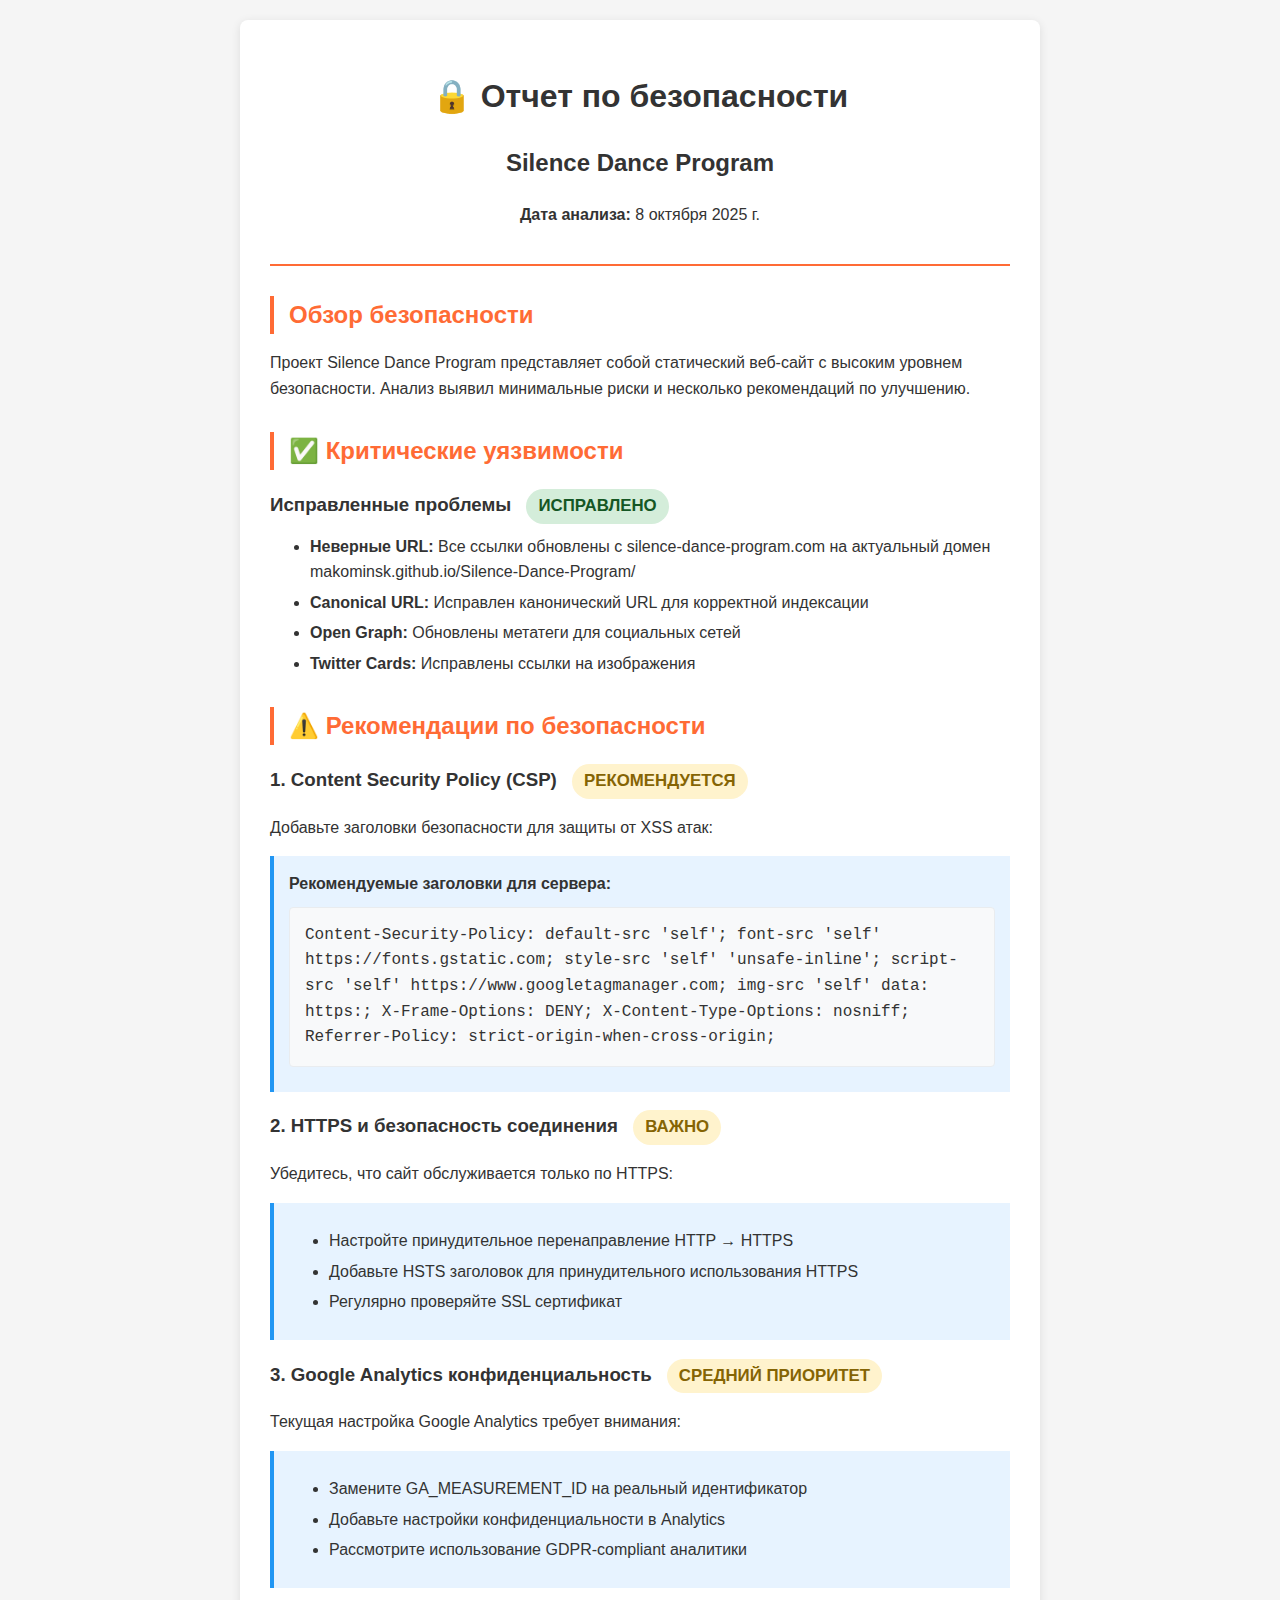
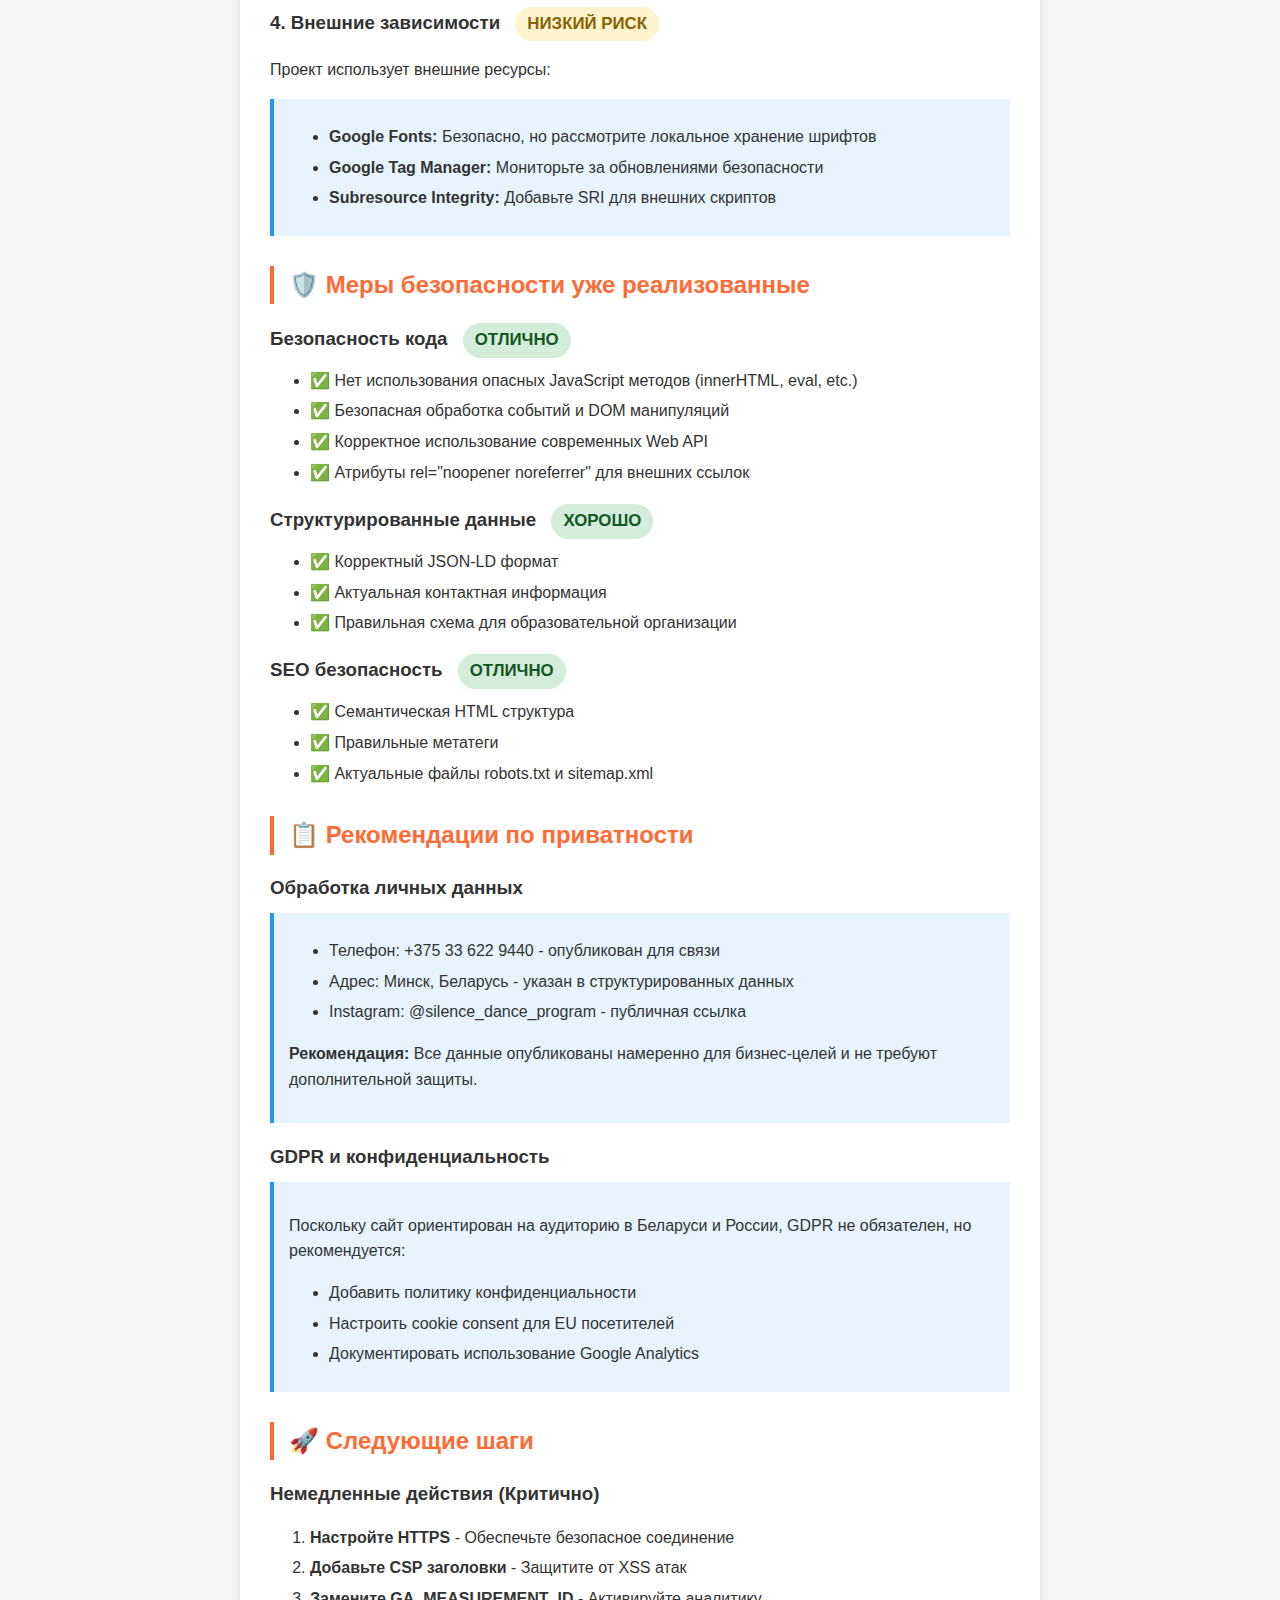
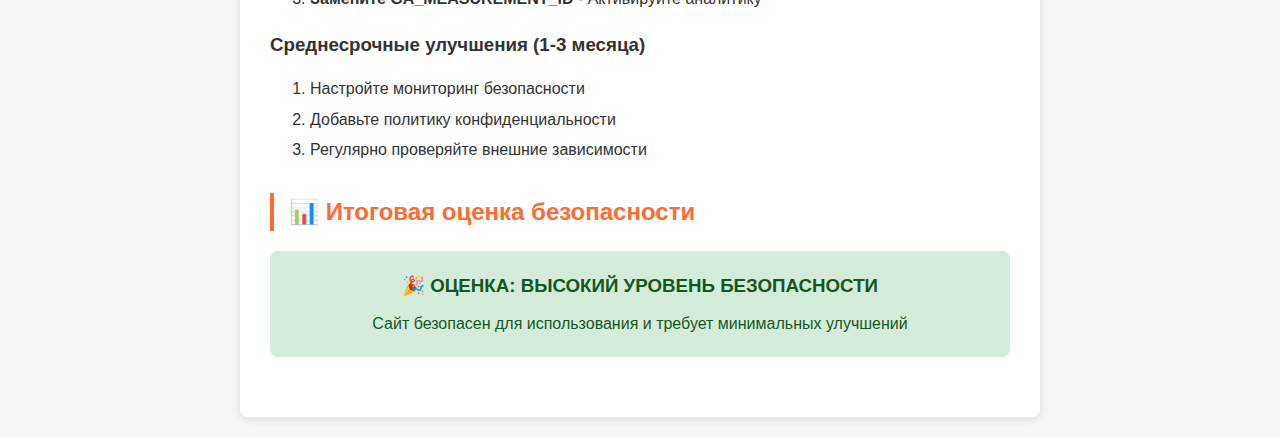
<file: security-report.html>
<!DOCTYPE html>
<html lang="ru">
<head>
    <meta charset="UTF-8">
    <meta name="viewport" content="width=device-width, initial-scale=1.0">
    <title>Отчет по безопасности - Silence Dance Program</title>
    <style>
        body {
            font-family: -apple-system, BlinkMacSystemFont, 'Segoe UI', Roboto, sans-serif;
            line-height: 1.6;
            color: #333;
            max-width: 800px;
            margin: 0 auto;
            padding: 20px;
            background-color: #f5f5f5;
        }
        .container {
            background: white;
            padding: 30px;
            border-radius: 8px;
            box-shadow: 0 2px 10px rgba(0,0,0,0.1);
        }
        .header {
            text-align: center;
            margin-bottom: 30px;
            border-bottom: 2px solid #ff6b35;
            padding-bottom: 20px;
        }
        .section {
            margin-bottom: 30px;
        }
        .section h2 {
            color: #ff6b35;
            border-left: 4px solid #ff6b35;
            padding-left: 15px;
            margin-bottom: 15px;
        }
        .subsection h3 {
            color: #333;
            margin-bottom: 10px;
        }
        .status {
            display: inline-block;
            padding: 4px 12px;
            border-radius: 20px;
            font-size: 0.9em;
            font-weight: bold;
            margin-left: 10px;
        }
        .status.safe {
            background-color: #d4edda;
            color: #155724;
        }
        .status.warning {
            background-color: #fff3cd;
            color: #856404;
        }
        .status.critical {
            background-color: #f8d7da;
            color: #721c24;
        }
        .recommendation {
            background-color: #e7f3ff;
            border-left: 4px solid #2196F3;
            padding: 15px;
            margin: 10px 0;
        }
        .code {
            background-color: #f8f9fa;
            border: 1px solid #e9ecef;
            border-radius: 4px;
            padding: 15px;
            font-family: 'Courier New', monospace;
            margin: 10px 0;
        }
        ul {
            margin: 10px 0;
        }
        li {
            margin: 5px 0;
        }
    </style>
</head>
<body>
    <div class="container">
        <div class="header">
            <h1>🔒 Отчет по безопасности</h1>
            <h2>Silence Dance Program</h2>
            <p><strong>Дата анализа:</strong> 8 октября 2025 г.</p>
        </div>

        <div class="section">
            <h2>Обзор безопасности</h2>
            <p>Проект Silence Dance Program представляет собой статический веб-сайт с высоким уровнем безопасности. Анализ выявил минимальные риски и несколько рекомендаций по улучшению.</p>
        </div>

        <div class="section">
            <h2>✅ Критические уязвимости</h2>

            <div class="subsection">
                <h3>Исправленные проблемы <span class="status safe">ИСПРАВЛЕНО</span></h3>
                <ul>
                    <li><strong>Неверные URL:</strong> Все ссылки обновлены с silence-dance-program.com на актуальный домен makominsk.github.io/Silence-Dance-Program/</li>
                    <li><strong>Canonical URL:</strong> Исправлен канонический URL для корректной индексации</li>
                    <li><strong>Open Graph:</strong> Обновлены метатеги для социальных сетей</li>
                    <li><strong>Twitter Cards:</strong> Исправлены ссылки на изображения</li>
                </ul>
            </div>
        </div>

        <div class="section">
            <h2>⚠️ Рекомендации по безопасности</h2>

            <div class="subsection">
                <h3>1. Content Security Policy (CSP) <span class="status warning">РЕКОМЕНДУЕТСЯ</span></h3>
                <p>Добавьте заголовки безопасности для защиты от XSS атак:</p>
                <div class="recommendation">
                    <strong>Рекомендуемые заголовки для сервера:</strong>
                    <div class="code">
Content-Security-Policy: default-src 'self'; font-src 'self' https://fonts.gstatic.com; style-src 'self' 'unsafe-inline'; script-src 'self' https://www.googletagmanager.com; img-src 'self' data: https:;
X-Frame-Options: DENY;
X-Content-Type-Options: nosniff;
Referrer-Policy: strict-origin-when-cross-origin;
                    </div>
                </div>
            </div>

            <div class="subsection">
                <h3>2. HTTPS и безопасность соединения <span class="status warning">ВАЖНО</span></h3>
                <p>Убедитесь, что сайт обслуживается только по HTTPS:</p>
                <div class="recommendation">
                    <ul>
                        <li>Настройте принудительное перенаправление HTTP → HTTPS</li>
                        <li>Добавьте HSTS заголовок для принудительного использования HTTPS</li>
                        <li>Регулярно проверяйте SSL сертификат</li>
                    </ul>
                </div>
            </div>

            <div class="subsection">
                <h3>3. Google Analytics конфиденциальность <span class="status warning">СРЕДНИЙ ПРИОРИТЕТ</span></h3>
                <p>Текущая настройка Google Analytics требует внимания:</p>
                <div class="recommendation">
                    <ul>
                        <li>Замените GA_MEASUREMENT_ID на реальный идентификатор</li>
                        <li>Добавьте настройки конфиденциальности в Analytics</li>
                        <li>Рассмотрите использование GDPR-compliant аналитики</li>
                    </ul>
                </div>
            </div>

            <div class="subsection">
                <h3>4. Внешние зависимости <span class="status warning">НИЗКИЙ РИСК</span></h3>
                <p>Проект использует внешние ресурсы:</p>
                <div class="recommendation">
                    <ul>
                        <li><strong>Google Fonts:</strong> Безопасно, но рассмотрите локальное хранение шрифтов</li>
                        <li><strong>Google Tag Manager:</strong> Мониторьте за обновлениями безопасности</li>
                        <li><strong>Subresource Integrity:</strong> Добавьте SRI для внешних скриптов</li>
                    </ul>
                </div>
            </div>
        </div>

        <div class="section">
            <h2>🛡️ Меры безопасности уже реализованные</h2>

            <div class="subsection">
                <h3>Безопасность кода <span class="status safe">ОТЛИЧНО</span></h3>
                <ul>
                    <li>✅ Нет использования опасных JavaScript методов (innerHTML, eval, etc.)</li>
                    <li>✅ Безопасная обработка событий и DOM манипуляций</li>
                    <li>✅ Корректное использование современных Web API</li>
                    <li>✅ Атрибуты rel="noopener noreferrer" для внешних ссылок</li>
                </ul>
            </div>

            <div class="subsection">
                <h3>Структурированные данные <span class="status safe">ХОРОШО</span></h3>
                <ul>
                    <li>✅ Корректный JSON-LD формат</li>
                    <li>✅ Актуальная контактная информация</li>
                    <li>✅ Правильная схема для образовательной организации</li>
                </ul>
            </div>

            <div class="subsection">
                <h3>SEO безопасность <span class="status safe">ОТЛИЧНО</span></h3>
                <ul>
                    <li>✅ Семантическая HTML структура</li>
                    <li>✅ Правильные метатеги</li>
                    <li>✅ Актуальные файлы robots.txt и sitemap.xml</li>
                </ul>
            </div>
        </div>

        <div class="section">
            <h2>📋 Рекомендации по приватности</h2>

            <div class="subsection">
                <h3>Обработка личных данных</h3>
                <div class="recommendation">
                    <ul>
                        <li>Телефон: +375 33 622 9440 - опубликован для связи</li>
                        <li>Адрес: Минск, Беларусь - указан в структурированных данных</li>
                        <li>Instagram: @silence_dance_program - публичная ссылка</li>
                    </ul>
                    <p><strong>Рекомендация:</strong> Все данные опубликованы намеренно для бизнес-целей и не требуют дополнительной защиты.</p>
                </div>
            </div>

            <div class="subsection">
                <h3>GDPR и конфиденциальность</h3>
                <div class="recommendation">
                    <p>Поскольку сайт ориентирован на аудиторию в Беларуси и России, GDPR не обязателен, но рекомендуется:</p>
                    <ul>
                        <li>Добавить политику конфиденциальности</li>
                        <li>Настроить cookie consent для EU посетителей</li>
                        <li>Документировать использование Google Analytics</li>
                    </ul>
                </div>
            </div>
        </div>

        <div class="section">
            <h2>🚀 Следующие шаги</h2>

            <div class="subsection">
                <h3>Немедленные действия (Критично)</h3>
                <ol>
                    <li><strong>Настройте HTTPS</strong> - Обеспечьте безопасное соединение</li>
                    <li><strong>Добавьте CSP заголовки</strong> - Защитите от XSS атак</li>
                    <li><strong>Замените GA_MEASUREMENT_ID</strong> - Активируйте аналитику</li>
                </ol>
            </div>

            <div class="subsection">
                <h3>Среднесрочные улучшения (1-3 месяца)</h3>
                <ol>
                    <li>Настройте мониторинг безопасности</li>
                    <li>Добавьте политику конфиденциальности</li>
                    <li>Регулярно проверяйте внешние зависимости</li>
                </ol>
            </div>
        </div>

        <div class="section">
            <h2>📊 Итоговая оценка безопасности</h2>
            <div style="text-align: center; padding: 20px; background-color: #d4edda; border-radius: 8px; margin: 20px 0;">
                <h3 style="color: #155724; margin: 0;">🎉 ОЦЕНКА: ВЫСОКИЙ УРОВЕНЬ БЕЗОПАСНОСТИ</h3>
                <p style="margin: 10px 0 0 0; color: #155724;">Сайт безопасен для использования и требует минимальных улучшений</p>
            </div>
        </div>
    </div>
</body>
</html>
</file>
